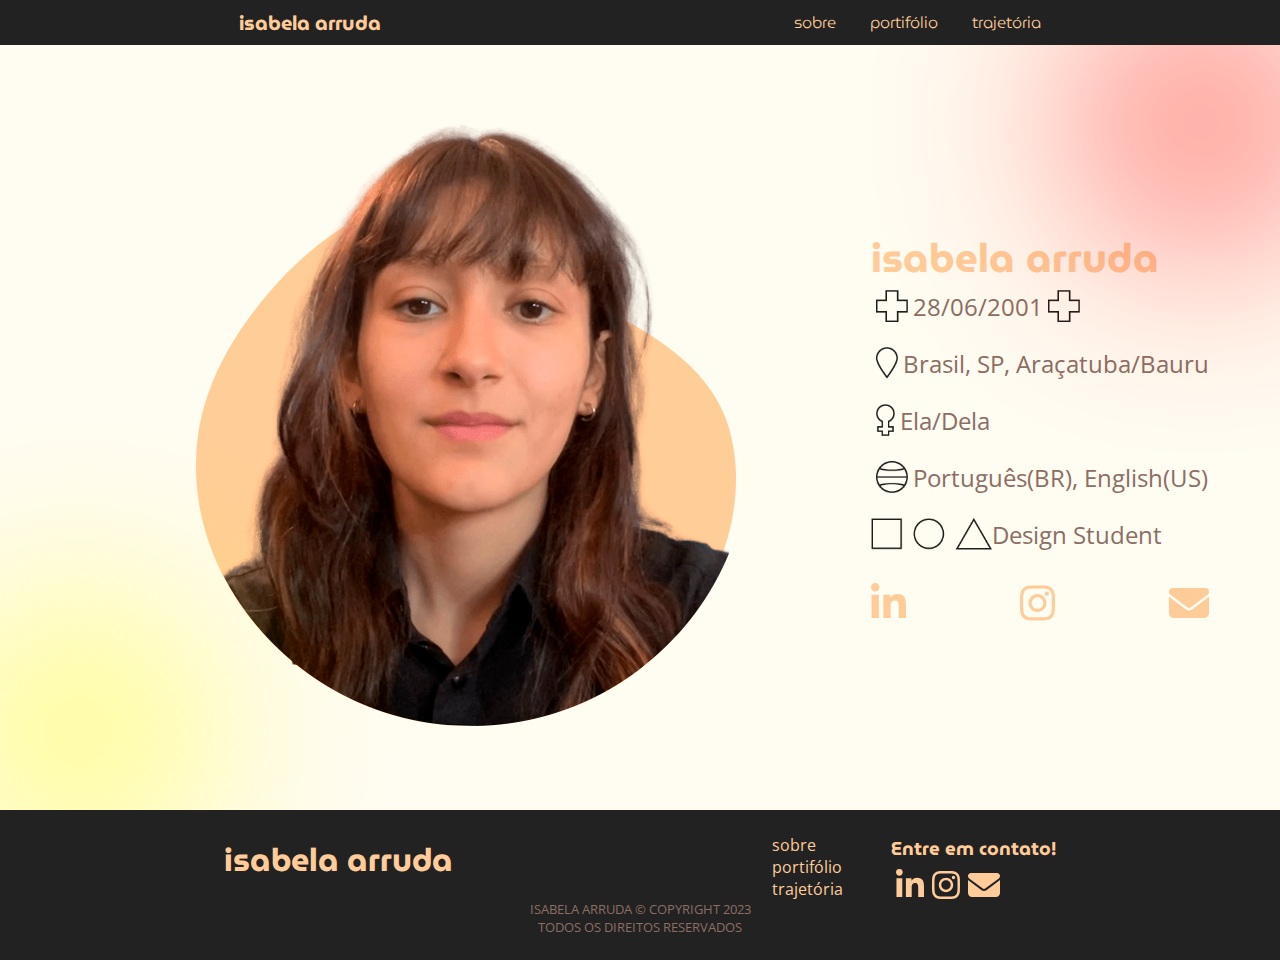
<file: index.html>
<!DOCTYPE html>
<html lang="pt-BR">
<head>
    <meta charset="UTF-8">
    <meta http-equiv="X-UA-Compatible" content="IE=edge">
    <meta name="viewport" content="width=device-width, initial-scale=1.0">
    <title>Portifólio Isabela Arruda</title>


    <!-- FontAwesome 6.40 -->
    <link href="assets/fontawesome/css/fontawesome.css" rel="stylesheet">
    <link href="assets/fontawesome/css/brands.css" rel="stylesheet">
    <link href="assets/fontawesome/css/solid.css" rel="stylesheet">

    <script defer src="assets/fontawesome/js/brands.js"></script>
    <script defer src="assets/fontawesome/js/solid.js"></script>
    <script defer src="assets/fontawesome/js/fontawesome.js"></script>

    <link rel="stylesheet" href="src/css/main.css" />
    <link rel="stylesheet" href="src/css/style.css" />
</head>
<body>
    <header>
        <nav class=" bg-dark">
            <div class="container w-75">
                <div class="bar w-100 flex items-center space-between">
                    <a href="index.html" class="logo">isabela arruda</a>
                    <div>
                        <a href="index.html" class="underline">sobre</a>
                        <a href="portifolio.html" class="underline">portifólio</a>
                        <a href="trajetoria.html" class="underline">trajetória</a>
                    </div>
                </div>
            </div>
        </nav>
        </header>
        <section>
            <div class="bola-vermelha"></div>
            <div class="bola-amarela"></div>
            <div class="area flex items-center">
                <div class="box">
                    <img style="width: 100%; height: auto;" src="src/images/isabela.png">
                </div>
                <div class="curriculum">
                    <div>
                        <h1 id="sobre" class="nome">isabela arruda</h1>
                        <div class="flex items-center" style="margin-bottom: 1.5rem;">
                            <img class="icones" src="src/images/icons/+.png"/>
                            <p>28/06/2001</p>
                            <img class="icones" src="src/images/icons/+.png"/>
                        </div>
                        <div class="flex items-center" style="margin-bottom: 1.5rem;">
                            <img class="icones" src="src/images/icons/loc pin.png"/>
                            <p>Brasil, SP, Araçatuba/Bauru</p>
                        </div>
                        <div class="flex items-center" style="margin-bottom: 1.5rem;">
                            <img class="icones" src="src/images/icons/icon fem.png"/>
                            <p>Ela/Dela</p>
                        </div>
                        <div class="flex items-center" style="margin-bottom: 1.5rem;">
                            <img class="icones" src="src/images/icons/globo.png"/>
                            <p>Português(BR), English(US)</p>
                        </div>
                        <div class="flex items-center" style="margin-bottom: 1.5rem;">
                            <img style="height: 32px; width: auto;" id="geometry-icon" src="src/images/icons/formas geométricas.png"/>
                            <p>Design Student</p>
                        </div>
                        <div class="area-icones flex space-between">
                            <a href="https://www.linkedin.com/in/isabeladearru/" target="_blank"><i class="white fa-brands fa-linkedin-in"></i></a>
                            <a href="https://www.instagram.com/cadarruda/?igshid=YmMyMTA2M2Y%3D" target="_blank"><i class="white fa-brands fa-instagram"></i></a>
                            <a href="mailto:isabela.arrudac@hotmail.com"><i class="white fa-solid fa-solid fa-envelope"></i></a>
                        </div>
                    </div>
                </div>
            </div>
        </section>
        <footer class="bg-dark" style="padding: 1.5rem 0;">
            <div class="container">
                <div class="flex footer">
                    <h1>isabela arruda</h1>
                    <div class="flex">
                        <div>
                            <ul style="list-style: none;">
                                <li><a href="index.html" class="underline">sobre</a></li>
                                <li><a href="portifolio.html" class="underline">portifólio</a></li>
                                <li><a href="trajetoria.html" class="underline">trajetória</a></li>
                            </ul>
                        </div>
                        <div style="margin-left: 3rem;">
                            <h3>Entre em contato!</h3>
                            <div class="icones">
                                <a href="https://www.linkedin.com/in/isabeladearru/" target="_blank"><i class="white fa-brands fa-linkedin-in"></i></a>
                                <a href="https://www.instagram.com/cadarruda/?igshid=YmMyMTA2M2Y%3D" target="_blank"><i class="white fa-brands fa-instagram"></i></a>
                                <a href="mailto:isabela.arrudac@hotmail.com"><i class="white fa-solid fa-solid fa-envelope"></i></a>
                            </div>
                        </div>
                    </div>
                </div>
                <div class="flex flex-column w-100 space-center items-center">
                    <small>ISABELA ARRUDA © COPYRIGHT 2023</small>
                    <small>TODOS OS DIREITOS RESERVADOS</small>
                </div>
            </div>
        </footer>
</body>
</html>
</file>
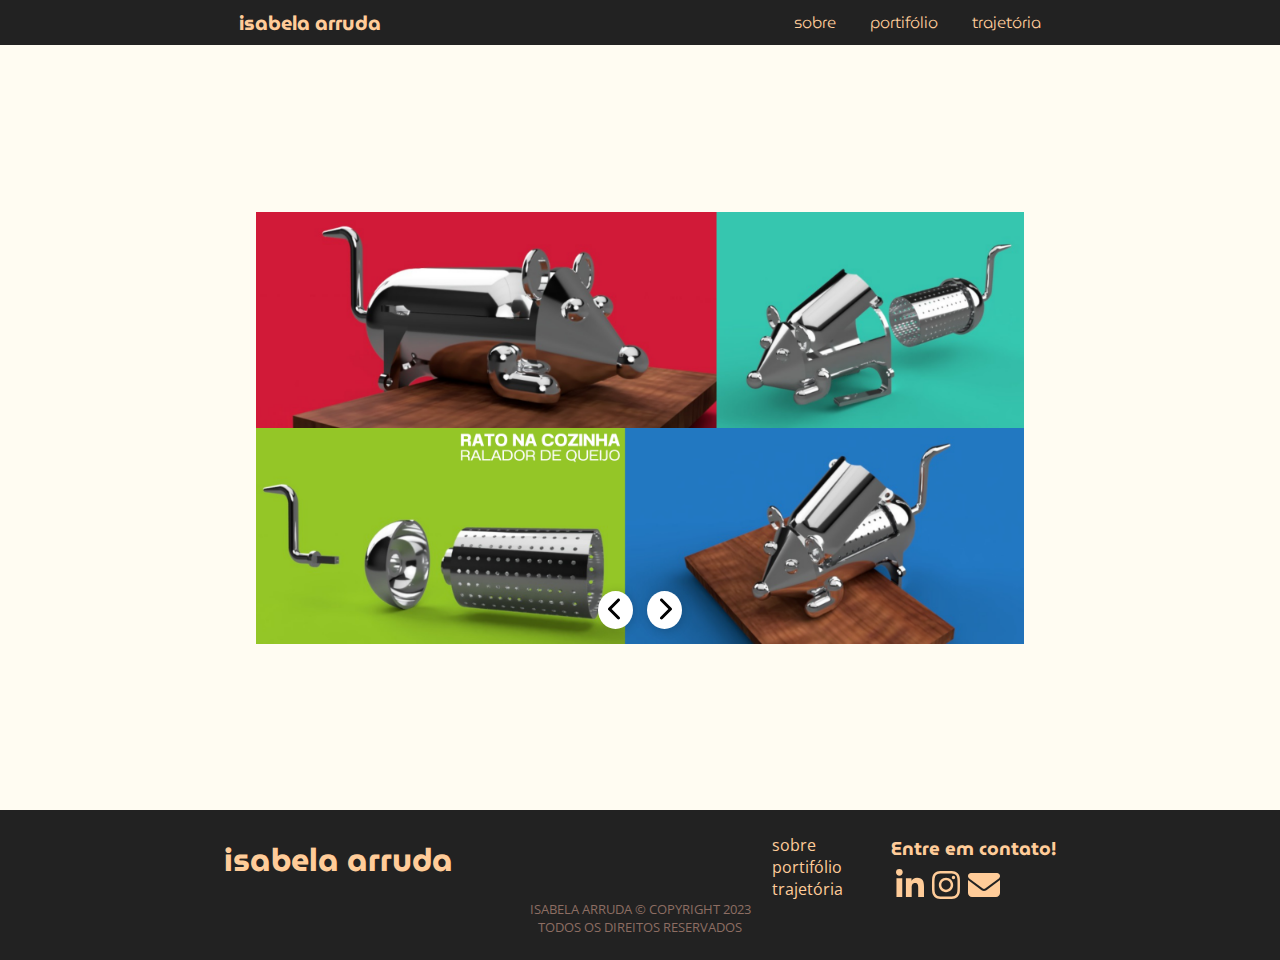
<file: portifolio.html>
<!DOCTYPE html>
<html lang="pt-BR">
<head>
    <meta charset="UTF-8">
    <meta http-equiv="X-UA-Compatible" content="IE=edge">
    <meta name="viewport" content="width=device-width, initial-scale=1.0">
    <title>Portifólio Isabela Arruda</title>


    <!-- FontAwesome 6.40 -->
    <link href="assets/fontawesome/css/fontawesome.css" rel="stylesheet">
    <link href="assets/fontawesome/css/brands.css" rel="stylesheet">
    <link href="assets/fontawesome/css/solid.css" rel="stylesheet">

    <script defer src="assets/fontawesome/js/brands.js"></script>
    <script defer src="assets/fontawesome/js/solid.js"></script>
    <script defer src="assets/fontawesome/js/fontawesome.js"></script>

    <link rel="stylesheet" href="src/css/main.css" />
    <link rel="stylesheet" href="src/css/style.css" />
</head>
<body>
    <header>
        <nav class=" bg-dark">
            <div class="container w-75">
                <div class="bar w-100 flex items-center space-between">
                    <a href="index.html" class="logo">isabela arruda</a>
                    <div>
                        <a href="index.html" class="underline">sobre</a>
                        <a href="portifolio.html" class="underline">portifólio</a>
                        <a href="trajetoria.html" class="underline">trajetória</a>
                    </div>
                </div>
            </div>
        </nav>
    </header>
    <section>
            <div class="slider-container">
                <div class="slider">
                    <img src="src/images/portfolio/1.png" alt="Rato de Cozinha Ralador de Queijo">
                    <img src="src/images/portfolio/2.png" alt="Panda Orange Squeezer">
                    <img src="src/images/portfolio/3.png" alt="Dino Reading Chair">
                    <img src="src/images/portfolio/4.png" alt="Aparador Móvel Multifuncional">
                    <img src="src/images/portfolio/5.png" alt="Prateleira">
                    <img src="src/images/portfolio/6.png" alt="Saboneteira e Sabonete Líquido">
                    <img src="src/images/portfolio/7.png" alt="Luminária Autoresponsiva">
                    <img src="src/images/portfolio/8.png" alt="Mesa Carretel-1">
                    <img src="src/images/portfolio/9.png" alt="Mesa Carretel-2">
                    <img src="src/images/portfolio/10.png" alt="Isometrica">
                    <img src="src/images/portfolio/11.png" alt="Plantas Humanizadas-1">
                    <img src="src/images/portfolio/12.png" alt="Plantas Humanizadas-2">
                    <img src="src/images/portfolio/13.png" alt="Plantas Humanizadas-3">
                    <img src="src/images/portfolio/14.png" alt="Plantas Humanizadas-4">
                    <img src="src/images/portfolio/15.png" alt="Guia de Exposição">
                    <img src="src/images/portfolio/16.png" alt="Convite de Casamento">
                    <img src="src/images/portfolio/17.png" alt="Flyer Digital">
                    <img src="src/images/portfolio/18.png" alt="Planejamento de Posts-1">
                    <img src="src/images/portfolio/19.png" alt="Planejamento de Posts-2">
                    <img src="src/images/portfolio/20.png" alt="Logo e Identidade Visual">
                </div>
                <div class="controls">
                    <button class="prev-btn"><i class="fa-solid fa-chevron-left"></i></button>
                    <button class="next-btn"><i class="fa-solid fa-chevron-right"></i></button>
                </div>
            </div>
    </section>
    <footer class="bg-dark" style="padding: 1.5rem 0;">
            <div class="container">
                <div class="flex footer">
                    <h1>isabela arruda</h1>
                    <div class="flex">
                        <div>
                            <ul style="list-style: none;">
                                <li><a href="index.html" class="underline">sobre</a></li>
                                <li><a href="portifolio.html" class="underline">portifólio</a></li>
                                <li><a href="trajetoria.html" class="underline">trajetória</a></li>
                            </ul>
                        </div>
                        <div style="margin-left: 3rem;">
                            <h3>Entre em contato!</h3>
                            <div class="icones">
                                <a href="https://www.linkedin.com/in/isabeladearru/" target="_blank"><i class="white fa-brands fa-linkedin-in"></i></a>
                                <a href="https://www.instagram.com/cadarruda/?igshid=YmMyMTA2M2Y%3D" target="_blank"><i class="white fa-brands fa-instagram"></i></a>
                                <a href="mailto:isabela.arrudac@hotmail.com"><i class="white fa-solid fa-solid fa-envelope"></i></a>
                            </div>
                        </div>
                    </div>
                </div>
                <div class="flex flex-column w-100 space-center items-center">
                    <small>ISABELA ARRUDA © COPYRIGHT 2023</small>
                    <small>TODOS OS DIREITOS RESERVADOS</small>
                </div>
            </div>
    </footer>
    <script src="src/js/slider.js"></script>
</body>
</html>
</file>
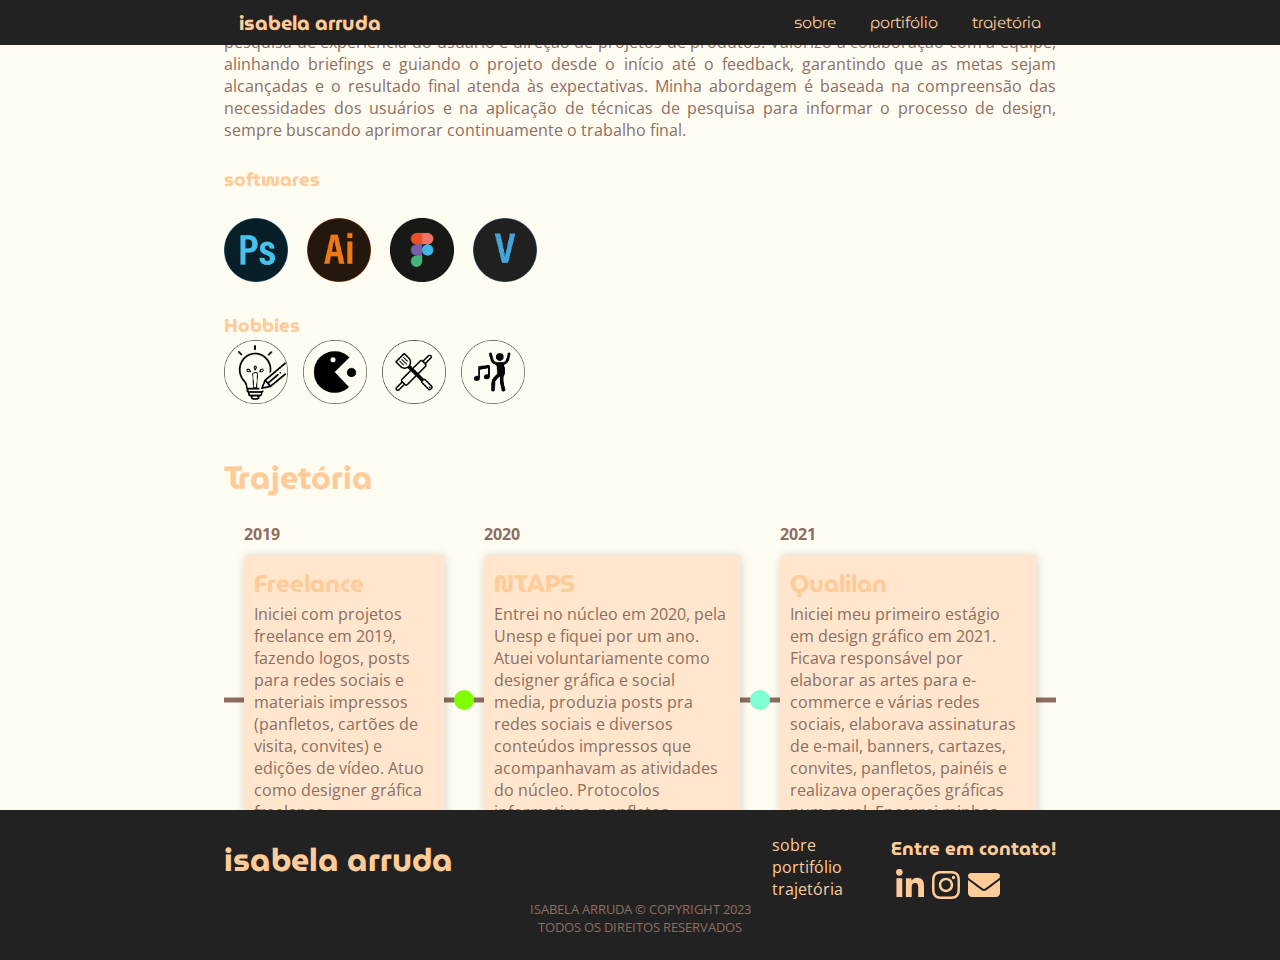
<file: trajetoria.html>
<!DOCTYPE html>
<html lang="pt-BR">
<head>
    <meta charset="UTF-8">
    <meta http-equiv="X-UA-Compatible" content="IE=edge">
    <meta name="viewport" content="width=device-width, initial-scale=1.0">
    <title>Portifólio Isabela Arruda</title>


    <!-- FontAwesome 6.40 -->
    <link href="assets/fontawesome/css/fontawesome.css" rel="stylesheet">
    <link href="assets/fontawesome/css/brands.css" rel="stylesheet">
    <link href="assets/fontawesome/css/solid.css" rel="stylesheet">

    <script defer src="assets/fontawesome/js/brands.js"></script>
    <script defer src="assets/fontawesome/js/solid.js"></script>
    <script defer src="assets/fontawesome/js/fontawesome.js"></script>

    <link rel="stylesheet" href="src/css/main.css" />
    <link rel="stylesheet" href="src/css/style.css" />
</head>
<body>
    <header>
        <nav class=" bg-dark">
            <div class="container w-75">
                <div class="bar w-100 flex items-center space-between">
                    <a href="index.html" class="logo">isabela arruda</a>
                    <div>
                        <a href="index.html" class="underline">sobre</a>
                        <a href="portifolio.html" class="underline">portifólio</a>
                        <a href="trajetoria.html" class="underline">trajetória</a>
                    </div>
                </div>
            </div>
        </nav>
        </header>
        <section>
            <div class="container">
                <div class="flex wrap">
                    <div class="area w-100 items-center align-center flex-column">
                        <h3>trabalhos</h3>
                        <p style="text-align: justify;">
                            Nos últimos anos, dediquei-me ao estudo de diversas áreas do design, mas meu interesse principal concentrou-se no design de produto e suas teorias. Em particular, desenvolvi habilidades sólidas em pesquisa de experiência do usuário e direção de projetos de produtos. Valorizo a colaboração com a equipe, alinhando briefings e guiando o projeto desde o início até o feedback, garantindo que as metas sejam alcançadas e o resultado final atenda às expectativas. Minha abordagem é baseada na compreensão das necessidades dos usuários e na aplicação de técnicas de pesquisa para informar o processo de design, sempre buscando aprimorar continuamente o trabalho final.
                        </p>
                        <div style="padding-top: 1.5rem;">
                            <h3>softwares</h3>
                            <div style="padding-top: 1.5rem;">
                                <img style="max-width: 64px; margin-right: 15px;" src="src/images/icons/photosh.png">
                                <img style="max-width: 64px; margin-right: 15px;" src="src/images/icons/illustrator.png">
                                <img style="max-width: 64px; margin-right: 15px;" src="src/images/icons/figma.png">
                                <img style="max-width: 64px;" src="src/images/icons/sonyvegas.png">
                            </div>
                        </div>
                        <div style="padding-top: 1.5rem;">
                            <h3>Hobbies</h6>
                                <div class="flex">
                                    <div style=" display: flex; margin-right: 15px;">
                                        <img style="max-width: 64px; margin-right: 15px;" src="src/images/icons/desenhar.png">
                                        <img style="max-width: 64px; margin-right: 15px;" src="src/images/icons/jogar.png">
                                        <img style="max-width: 64px; margin-right: 15px;" src="src/images/icons/cozinhar.png">
                                        <img style="max-width: 64px;" src="src/images/icons/musica.png">
                                    </div>
                                </div>
                        </div>
                        <div style="margin-top: 3rem;">
                            <div>
                                <h2 id="trajetoria" style="font-size: 2em;">Trajetória</h2>
                                <div class="timeline">
                                    <div class="timeline-item">
                                        <div class="timeline-date">2019</div>
                                        <div class="timeline-content">
                                            <h2>Freelance</h2>
                                            <p>Iniciei com projetos freelance em 2019, fazendo logos, posts para redes sociais e materiais impressos (panfletos, cartões de visita, convites) e edições de vídeo. Atuo como designer gráfica freelance sazonalmente até os dias atuais.</p>
                                        </div>
                                    </div>
                                    <div class="timeline-item">
                                        <div class="timeline-ball-1"></div>
                                        <div class="timeline-date">2020</div>
                                        <div class="timeline-content">
                                        <h2>NTAPS</h2>
                                        <p>Entrei no núcleo em 2020, pela Unesp e fiquei por um ano. Atuei voluntariamente como designer gráfica e social media, produzia posts pra redes sociais e diversos conteúdos impressos que acompanhavam as atividades do núcleo. Protocolos informativos, panfletos, infográficos, entre outros.</p>
                                    </div>
                                </div>
                                <div class="timeline-item">
                                    <div class="timeline-date">2021</div>
                                    <div class="timeline-ball-2"></div>
                                    <div class="timeline-content bola-verde">
                                        <h2>Qualilan</h2>
                                        <p>Iniciei meu primeiro estágio em design gráfico em 2021. Ficava responsável por elaborar as artes para e-commerce e várias redes sociais, elaborava assinaturas de e-mail, banners, cartazes, convites, panfletos, painéis e realizava operações gráficas num geral. Encerrei minhas atividades em 2023</p>
                                    </div>
                                </div>
                            </div>
                        </div>
                    </div>
                </div>
            </div>
            </div>
        </section>
        <footer class="bg-dark" style="padding: 1.5rem 0;">
            <div class="container">
                <div class="flex footer">
                    <h1>isabela arruda</h1>
                    <div class="flex">
                        <div>
                            <ul style="list-style: none;">
                                <li><a href="index.html" class="underline">sobre</a></li>
                                <li><a href="portifolio.html" class="underline">portifólio</a></li>
                                <li><a href="trajetoria.html" class="underline">trajetória</a></li>
                            </ul>
                        </div>
                        <div style="margin-left: 3rem;">
                            <h3>Entre em contato!</h3>
                            <div class="icones">
                                <a href="https://www.linkedin.com/in/isabeladearru/" target="_blank"><i class="white fa-brands fa-linkedin-in"></i></a>
                                <a href="https://www.instagram.com/cadarruda/?igshid=YmMyMTA2M2Y%3D" target="_blank"><i class="white fa-brands fa-instagram"></i></a>
                                <a href="mailto:isabela.arrudac@hotmail.com"><i class="white fa-solid fa-solid fa-envelope"></i></a>
                            </div>
                        </div>
                    </div>
                </div>
                <div class="flex flex-column w-100 space-center items-center">
                    <small>ISABELA ARRUDA © COPYRIGHT 2023</small>
                    <small>TODOS OS DIREITOS RESERVADOS</small>
                </div>
            </div>
        </footer>
</body>
</html>
</file>
<file: src/css/main.css>
@import url('https://fonts.googleapis.com/css2?family=MuseoModerno:wght@300;400;700&family=Open+Sans:ital,wght@0,300;0,400;0,700;1,500&display=swap');
* {
    padding: 0;
    margin: 0;
    box-sizing: border-box;
}

html {
    scroll-behavior: smooth;
  }

body {
    background-color: #FFFCF2;
    height: 100vh;
}

a {
    cursor: pointer;
    text-decoration: none;
}

a:hover {
    color: #FF850A !important;
}

h1, h2, h3, h4, h5, h6 {
    font-family: 'MuseoModerno', cursive;
    color: #FFCC99;
}

p, span, div {
    font-family: 'Open Sans', sans-serif;
    color: #8D6E63;
}

.container {
    margin: 0 auto;
    max-width: 65%;
}

.w-25 {
    width: 25%;
}

.w-50 {
    width: 50%;
}

.w-75 {
    width: 75%;
}

.w-100 {
    width: 100%;
}

.flex {
    display: flex;
}

.wrap {
    flex-wrap: wrap;
}

.space-around {
    justify-content: space-around;
}

.space-between {
    justify-content: space-between;
}

.space-center {
    justify-content: center;
}

.items-center {
    align-items: center;
}

.flex-column {
    flex-direction: column;
}

.bg-dark {
    background-color: #222;
}

header {
    height: 5%;
}

section {
    height: 85%;
    display: flex;
    justify-content: center;
    align-items: center;
    overflow-y: auto;
    position: relative;
}

footer {
    height: auto;
}
</file>
<file: src/css/style.css>
nav {
    display: flex;
    width: 100%;
    height: 100%;
    justify-content: space-between;
    align-items: center;
    padding: 15px 0;
}

nav a {
    font-family: 'MuseoModerno', cursive;
    font-weight: 300;
    color: #FFCC99;
    padding: 5px 15px;
    transition: 0.25 ease-in;
    border-radius: 15px;
}

nav a:hover {
    color: #FF850A;
    border-bottom: 2px;
}



a:active, a:visited, a:link {
    color: #FFCC99;
}

nav .logo {
    color: #FFCC99;
    font-weight: bold;
    font-size: 1.25em;
}

.curriculum {
    display: flex;
    justify-content: center;
    align-items: center;
}

.curriculum h1 {
    color: #FFCC99;
    font-size: 2.5em;
}

.curriculum p {
    color: #8D6E63;
    font-size: 1.5em;
}

.underline {
    color: #FFCC99;
    text-decoration: none;
    position: relative;
}

.underline::after {
    content: "";
    position: absolute;
    left: 0;
    bottom: -2px;
    width: 0;
    height: 2px;
    background-color: #FFCC99;
    transition: width 0.3s ease;
    transform-origin: left;
}

.underline:hover::after {
    width: 100%;
}

.slider-container {
    position: relative;
    width: 60%;
    height: auto;
    overflow: hidden;
}

.slider {
    display: flex;
    width: 100%;
    height: 100%;
    transition: transform 0.3s ease;
}

.slider img {
    width: 100%;
    height: auto;
}

.controls {
    position: absolute;
    bottom: 15px;
    left: 0;
    right: 0;
    text-align: center;
}

.controls button {
    font-size: 24px;
    background-color: #fff;
    box-shadow: 1px 1px 10px 1px rgba(0,0,0,0.15);
    border: none;
    cursor: pointer;
    padding: 5px 10px;
    margin: 0 5px;
    border-radius: 50%;
}

.timeline {
    position: relative;
    display: flex;
    justify-content: space-between;
}

.timeline::before {
    content: "";
    position: absolute;
    top: 50%;
    left: 0;
    right: 0;
    height: 5px;
    background-color: #8D6E63;
    transform: translateY(-50%);
}

.timeline-item {
    position: relative;
    padding: 20px;
}

.timeline-date {
    font-weight: bold;
    margin-bottom: 10px;
}

.timeline-content {
    background-color: #FFE6CC;
    padding: 10px;
    border-radius: 5px;
    box-shadow: 1px 1px 10px 1px rgba(0,0,0,0.15);
}

.timeline-ball-1 {
    width: 20px;
    height: 20px;
    background-color: chartreuse;
    border-radius: 50%;
    position: absolute;
    top: 50%;
    left: 0;
    transform: translate(-50%, -50%);
}

.timeline-ball-2 {
    width: 20px;
    height: 20px;
    background-color: aquamarine;
    border-radius: 50%;
    position: absolute;
    top: 50%;
    left: 0;
    transform: translate(-50%, -50%);
}

.icones {
    width: auto;
    height: 32px;
    margin: 0 5px;
}

.footer {
    justify-content: space-between;
}

.footer .icones {
    font-size: 2rem;
}

.area-icones {
    font-size: 2.5rem;
    max-width: 100%;
}

.bola-vermelha
{
    width: 256px;
    height: 256px;
    border-radius: 50%;
    background-color: red;
    filter: blur(100px);
    position: absolute;
    right: -50px;
    top: -50px;
    opacity: 0.5;
}

.bola-amarela
{
    width: 256px;
    height: 256px;
    border-radius: 50%;
    background-color: yellow;
    filter: blur(100px);
    position: absolute;
    left: -50px;
    bottom: -50px;
    opacity: 0.5;
}

@media only screen and (max-width: 500px) {
    header {
        height: 15%;
    }
    
    section > .container {
        padding: 1.5rem;
        height: 65%;
    }
    
    .container {
        max-width: 100%;
    }

    .bolas {
        background-image: none;
    }

    .slider-container {
        width: 100%;
        height: auto !important;
    }

    .footer {
        justify-content: space-around;
        padding: 0 1rem;
        margin-bottom: 0 1.5rem;
        text-align: center;
    }

    .footer h1 {
        font-size: 1.5rem;
    }

    .footer .icones {
        font-size: 1rem;
    }

    main .area .box {
        width: 100%;
    }

    .area {
        height: 100%;
        flex-direction: column;
    }

    .box::before {
        border-radius: 30% 50% 70% 60% / 50% 70% 40% 70%
    }

    .box::after { 
        content: none;
    }
    
    .curriculum {
        padding-bottom: 2rem;
    }
}

@media only screen and (max-width: 1201px) {
    main .area {
        flex-direction: column;
        align-items: center;
    }

    #sobre {
        text-align: center;
        font-size: 2.5rem !important;
    }

    .slider-container {
        width: 100vw;
        height: auto;
    }

    section {
        padding: 0 1.5rem;
    }

    .container {
        max-width: 100%;
    }
}

@media only screen and (max-width: 701px) {
    .timeline {
        flex-direction: column;
    }

    .bola-vermelha, .bola-amarela {
        display: none;
    }

    .timeline-ball-1 {
        top: 10px;
        left: 50%;
        transform: translate(-50%, -50%);
        filter: blur(3px);
    }
    
    .timeline-ball-2 {
        top: 10px;
        left: 50%;
        transform: translate(-50%, -50%);
    }

    .timeline::before {
        content: "";
        position: absolute;
        top: 50%;
        left: 0;
        right: 0;
        height: 5px;
        background-color: #8D6E63;
        transform: translateY(-50%) rotate(90deg);
    }

    .area {
        flex-direction: column;
    }

    .bar {
        flex-direction: column;
    }
}

@media only screen and (min-width: 1201px) {
    section {
        overflow: hidden;
    }
}
</file>
<file: assets/fontawesome/css/brands.css>
/*!
 * Font Awesome Free 6.4.0 by @fontawesome - https://fontawesome.com
 * License - https://fontawesome.com/license/free (Icons: CC BY 4.0, Fonts: SIL OFL 1.1, Code: MIT License)
 * Copyright 2023 Fonticons, Inc.
 */
:root, :host {
  --fa-style-family-brands: 'Font Awesome 6 Brands';
  --fa-font-brands: normal 400 1em/1 'Font Awesome 6 Brands'; }

@font-face {
  font-family: 'Font Awesome 6 Brands';
  font-style: normal;
  font-weight: 400;
  font-display: block;
  src: url("../webfonts/fa-brands-400.woff2") format("woff2"), url("../webfonts/fa-brands-400.ttf") format("truetype"); }

.fab,
.fa-brands {
  font-weight: 400; }

.fa-monero:before {
  content: "\f3d0"; }

.fa-hooli:before {
  content: "\f427"; }

.fa-yelp:before {
  content: "\f1e9"; }

.fa-cc-visa:before {
  content: "\f1f0"; }

.fa-lastfm:before {
  content: "\f202"; }

.fa-shopware:before {
  content: "\f5b5"; }

.fa-creative-commons-nc:before {
  content: "\f4e8"; }

.fa-aws:before {
  content: "\f375"; }

.fa-redhat:before {
  content: "\f7bc"; }

.fa-yoast:before {
  content: "\f2b1"; }

.fa-cloudflare:before {
  content: "\e07d"; }

.fa-ups:before {
  content: "\f7e0"; }

.fa-wpexplorer:before {
  content: "\f2de"; }

.fa-dyalog:before {
  content: "\f399"; }

.fa-bity:before {
  content: "\f37a"; }

.fa-stackpath:before {
  content: "\f842"; }

.fa-buysellads:before {
  content: "\f20d"; }

.fa-first-order:before {
  content: "\f2b0"; }

.fa-modx:before {
  content: "\f285"; }

.fa-guilded:before {
  content: "\e07e"; }

.fa-vnv:before {
  content: "\f40b"; }

.fa-square-js:before {
  content: "\f3b9"; }

.fa-js-square:before {
  content: "\f3b9"; }

.fa-microsoft:before {
  content: "\f3ca"; }

.fa-qq:before {
  content: "\f1d6"; }

.fa-orcid:before {
  content: "\f8d2"; }

.fa-java:before {
  content: "\f4e4"; }

.fa-invision:before {
  content: "\f7b0"; }

.fa-creative-commons-pd-alt:before {
  content: "\f4ed"; }

.fa-centercode:before {
  content: "\f380"; }

.fa-glide-g:before {
  content: "\f2a6"; }

.fa-drupal:before {
  content: "\f1a9"; }

.fa-hire-a-helper:before {
  content: "\f3b0"; }

.fa-creative-commons-by:before {
  content: "\f4e7"; }

.fa-unity:before {
  content: "\e049"; }

.fa-whmcs:before {
  content: "\f40d"; }

.fa-rocketchat:before {
  content: "\f3e8"; }

.fa-vk:before {
  content: "\f189"; }

.fa-untappd:before {
  content: "\f405"; }

.fa-mailchimp:before {
  content: "\f59e"; }

.fa-css3-alt:before {
  content: "\f38b"; }

.fa-square-reddit:before {
  content: "\f1a2"; }

.fa-reddit-square:before {
  content: "\f1a2"; }

.fa-vimeo-v:before {
  content: "\f27d"; }

.fa-contao:before {
  content: "\f26d"; }

.fa-square-font-awesome:before {
  content: "\e5ad"; }

.fa-deskpro:before {
  content: "\f38f"; }

.fa-sistrix:before {
  content: "\f3ee"; }

.fa-square-instagram:before {
  content: "\e055"; }

.fa-instagram-square:before {
  content: "\e055"; }

.fa-battle-net:before {
  content: "\f835"; }

.fa-the-red-yeti:before {
  content: "\f69d"; }

.fa-square-hacker-news:before {
  content: "\f3af"; }

.fa-hacker-news-square:before {
  content: "\f3af"; }

.fa-edge:before {
  content: "\f282"; }

.fa-napster:before {
  content: "\f3d2"; }

.fa-square-snapchat:before {
  content: "\f2ad"; }

.fa-snapchat-square:before {
  content: "\f2ad"; }

.fa-google-plus-g:before {
  content: "\f0d5"; }

.fa-artstation:before {
  content: "\f77a"; }

.fa-markdown:before {
  content: "\f60f"; }

.fa-sourcetree:before {
  content: "\f7d3"; }

.fa-google-plus:before {
  content: "\f2b3"; }

.fa-diaspora:before {
  content: "\f791"; }

.fa-foursquare:before {
  content: "\f180"; }

.fa-stack-overflow:before {
  content: "\f16c"; }

.fa-github-alt:before {
  content: "\f113"; }

.fa-phoenix-squadron:before {
  content: "\f511"; }

.fa-pagelines:before {
  content: "\f18c"; }

.fa-algolia:before {
  content: "\f36c"; }

.fa-red-river:before {
  content: "\f3e3"; }

.fa-creative-commons-sa:before {
  content: "\f4ef"; }

.fa-safari:before {
  content: "\f267"; }

.fa-google:before {
  content: "\f1a0"; }

.fa-square-font-awesome-stroke:before {
  content: "\f35c"; }

.fa-font-awesome-alt:before {
  content: "\f35c"; }

.fa-atlassian:before {
  content: "\f77b"; }

.fa-linkedin-in:before {
  content: "\f0e1"; }

.fa-digital-ocean:before {
  content: "\f391"; }

.fa-nimblr:before {
  content: "\f5a8"; }

.fa-chromecast:before {
  content: "\f838"; }

.fa-evernote:before {
  content: "\f839"; }

.fa-hacker-news:before {
  content: "\f1d4"; }

.fa-creative-commons-sampling:before {
  content: "\f4f0"; }

.fa-adversal:before {
  content: "\f36a"; }

.fa-creative-commons:before {
  content: "\f25e"; }

.fa-watchman-monitoring:before {
  content: "\e087"; }

.fa-fonticons:before {
  content: "\f280"; }

.fa-weixin:before {
  content: "\f1d7"; }

.fa-shirtsinbulk:before {
  content: "\f214"; }

.fa-codepen:before {
  content: "\f1cb"; }

.fa-git-alt:before {
  content: "\f841"; }

.fa-lyft:before {
  content: "\f3c3"; }

.fa-rev:before {
  content: "\f5b2"; }

.fa-windows:before {
  content: "\f17a"; }

.fa-wizards-of-the-coast:before {
  content: "\f730"; }

.fa-square-viadeo:before {
  content: "\f2aa"; }

.fa-viadeo-square:before {
  content: "\f2aa"; }

.fa-meetup:before {
  content: "\f2e0"; }

.fa-centos:before {
  content: "\f789"; }

.fa-adn:before {
  content: "\f170"; }

.fa-cloudsmith:before {
  content: "\f384"; }

.fa-pied-piper-alt:before {
  content: "\f1a8"; }

.fa-square-dribbble:before {
  content: "\f397"; }

.fa-dribbble-square:before {
  content: "\f397"; }

.fa-codiepie:before {
  content: "\f284"; }

.fa-node:before {
  content: "\f419"; }

.fa-mix:before {
  content: "\f3cb"; }

.fa-steam:before {
  content: "\f1b6"; }

.fa-cc-apple-pay:before {
  content: "\f416"; }

.fa-scribd:before {
  content: "\f28a"; }

.fa-openid:before {
  content: "\f19b"; }

.fa-instalod:before {
  content: "\e081"; }

.fa-expeditedssl:before {
  content: "\f23e"; }

.fa-sellcast:before {
  content: "\f2da"; }

.fa-square-twitter:before {
  content: "\f081"; }

.fa-twitter-square:before {
  content: "\f081"; }

.fa-r-project:before {
  content: "\f4f7"; }

.fa-delicious:before {
  content: "\f1a5"; }

.fa-freebsd:before {
  content: "\f3a4"; }

.fa-vuejs:before {
  content: "\f41f"; }

.fa-accusoft:before {
  content: "\f369"; }

.fa-ioxhost:before {
  content: "\f208"; }

.fa-fonticons-fi:before {
  content: "\f3a2"; }

.fa-app-store:before {
  content: "\f36f"; }

.fa-cc-mastercard:before {
  content: "\f1f1"; }

.fa-itunes-note:before {
  content: "\f3b5"; }

.fa-golang:before {
  content: "\e40f"; }

.fa-kickstarter:before {
  content: "\f3bb"; }

.fa-grav:before {
  content: "\f2d6"; }

.fa-weibo:before {
  content: "\f18a"; }

.fa-uncharted:before {
  content: "\e084"; }

.fa-firstdraft:before {
  content: "\f3a1"; }

.fa-square-youtube:before {
  content: "\f431"; }

.fa-youtube-square:before {
  content: "\f431"; }

.fa-wikipedia-w:before {
  content: "\f266"; }

.fa-wpressr:before {
  content: "\f3e4"; }

.fa-rendact:before {
  content: "\f3e4"; }

.fa-angellist:before {
  content: "\f209"; }

.fa-galactic-republic:before {
  content: "\f50c"; }

.fa-nfc-directional:before {
  content: "\e530"; }

.fa-skype:before {
  content: "\f17e"; }

.fa-joget:before {
  content: "\f3b7"; }

.fa-fedora:before {
  content: "\f798"; }

.fa-stripe-s:before {
  content: "\f42a"; }

.fa-meta:before {
  content: "\e49b"; }

.fa-laravel:before {
  content: "\f3bd"; }

.fa-hotjar:before {
  content: "\f3b1"; }

.fa-bluetooth-b:before {
  content: "\f294"; }

.fa-sticker-mule:before {
  content: "\f3f7"; }

.fa-creative-commons-zero:before {
  content: "\f4f3"; }

.fa-hips:before {
  content: "\f452"; }

.fa-behance:before {
  content: "\f1b4"; }

.fa-reddit:before {
  content: "\f1a1"; }

.fa-discord:before {
  content: "\f392"; }

.fa-chrome:before {
  content: "\f268"; }

.fa-app-store-ios:before {
  content: "\f370"; }

.fa-cc-discover:before {
  content: "\f1f2"; }

.fa-wpbeginner:before {
  content: "\f297"; }

.fa-confluence:before {
  content: "\f78d"; }

.fa-mdb:before {
  content: "\f8ca"; }

.fa-dochub:before {
  content: "\f394"; }

.fa-accessible-icon:before {
  content: "\f368"; }

.fa-ebay:before {
  content: "\f4f4"; }

.fa-amazon:before {
  content: "\f270"; }

.fa-unsplash:before {
  content: "\e07c"; }

.fa-yarn:before {
  content: "\f7e3"; }

.fa-square-steam:before {
  content: "\f1b7"; }

.fa-steam-square:before {
  content: "\f1b7"; }

.fa-500px:before {
  content: "\f26e"; }

.fa-square-vimeo:before {
  content: "\f194"; }

.fa-vimeo-square:before {
  content: "\f194"; }

.fa-asymmetrik:before {
  content: "\f372"; }

.fa-font-awesome:before {
  content: "\f2b4"; }

.fa-font-awesome-flag:before {
  content: "\f2b4"; }

.fa-font-awesome-logo-full:before {
  content: "\f2b4"; }

.fa-gratipay:before {
  content: "\f184"; }

.fa-apple:before {
  content: "\f179"; }

.fa-hive:before {
  content: "\e07f"; }

.fa-gitkraken:before {
  content: "\f3a6"; }

.fa-keybase:before {
  content: "\f4f5"; }

.fa-apple-pay:before {
  content: "\f415"; }

.fa-padlet:before {
  content: "\e4a0"; }

.fa-amazon-pay:before {
  content: "\f42c"; }

.fa-square-github:before {
  content: "\f092"; }

.fa-github-square:before {
  content: "\f092"; }

.fa-stumbleupon:before {
  content: "\f1a4"; }

.fa-fedex:before {
  content: "\f797"; }

.fa-phoenix-framework:before {
  content: "\f3dc"; }

.fa-shopify:before {
  content: "\e057"; }

.fa-neos:before {
  content: "\f612"; }

.fa-hackerrank:before {
  content: "\f5f7"; }

.fa-researchgate:before {
  content: "\f4f8"; }

.fa-swift:before {
  content: "\f8e1"; }

.fa-angular:before {
  content: "\f420"; }

.fa-speakap:before {
  content: "\f3f3"; }

.fa-angrycreative:before {
  content: "\f36e"; }

.fa-y-combinator:before {
  content: "\f23b"; }

.fa-empire:before {
  content: "\f1d1"; }

.fa-envira:before {
  content: "\f299"; }

.fa-square-gitlab:before {
  content: "\e5ae"; }

.fa-gitlab-square:before {
  content: "\e5ae"; }

.fa-studiovinari:before {
  content: "\f3f8"; }

.fa-pied-piper:before {
  content: "\f2ae"; }

.fa-wordpress:before {
  content: "\f19a"; }

.fa-product-hunt:before {
  content: "\f288"; }

.fa-firefox:before {
  content: "\f269"; }

.fa-linode:before {
  content: "\f2b8"; }

.fa-goodreads:before {
  content: "\f3a8"; }

.fa-square-odnoklassniki:before {
  content: "\f264"; }

.fa-odnoklassniki-square:before {
  content: "\f264"; }

.fa-jsfiddle:before {
  content: "\f1cc"; }

.fa-sith:before {
  content: "\f512"; }

.fa-themeisle:before {
  content: "\f2b2"; }

.fa-page4:before {
  content: "\f3d7"; }

.fa-hashnode:before {
  content: "\e499"; }

.fa-react:before {
  content: "\f41b"; }

.fa-cc-paypal:before {
  content: "\f1f4"; }

.fa-squarespace:before {
  content: "\f5be"; }

.fa-cc-stripe:before {
  content: "\f1f5"; }

.fa-creative-commons-share:before {
  content: "\f4f2"; }

.fa-bitcoin:before {
  content: "\f379"; }

.fa-keycdn:before {
  content: "\f3ba"; }

.fa-opera:before {
  content: "\f26a"; }

.fa-itch-io:before {
  content: "\f83a"; }

.fa-umbraco:before {
  content: "\f8e8"; }

.fa-galactic-senate:before {
  content: "\f50d"; }

.fa-ubuntu:before {
  content: "\f7df"; }

.fa-draft2digital:before {
  content: "\f396"; }

.fa-stripe:before {
  content: "\f429"; }

.fa-houzz:before {
  content: "\f27c"; }

.fa-gg:before {
  content: "\f260"; }

.fa-dhl:before {
  content: "\f790"; }

.fa-square-pinterest:before {
  content: "\f0d3"; }

.fa-pinterest-square:before {
  content: "\f0d3"; }

.fa-xing:before {
  content: "\f168"; }

.fa-blackberry:before {
  content: "\f37b"; }

.fa-creative-commons-pd:before {
  content: "\f4ec"; }

.fa-playstation:before {
  content: "\f3df"; }

.fa-quinscape:before {
  content: "\f459"; }

.fa-less:before {
  content: "\f41d"; }

.fa-blogger-b:before {
  content: "\f37d"; }

.fa-opencart:before {
  content: "\f23d"; }

.fa-vine:before {
  content: "\f1ca"; }

.fa-paypal:before {
  content: "\f1ed"; }

.fa-gitlab:before {
  content: "\f296"; }

.fa-typo3:before {
  content: "\f42b"; }

.fa-reddit-alien:before {
  content: "\f281"; }

.fa-yahoo:before {
  content: "\f19e"; }

.fa-dailymotion:before {
  content: "\e052"; }

.fa-affiliatetheme:before {
  content: "\f36b"; }

.fa-pied-piper-pp:before {
  content: "\f1a7"; }

.fa-bootstrap:before {
  content: "\f836"; }

.fa-odnoklassniki:before {
  content: "\f263"; }

.fa-nfc-symbol:before {
  content: "\e531"; }

.fa-ethereum:before {
  content: "\f42e"; }

.fa-speaker-deck:before {
  content: "\f83c"; }

.fa-creative-commons-nc-eu:before {
  content: "\f4e9"; }

.fa-patreon:before {
  content: "\f3d9"; }

.fa-avianex:before {
  content: "\f374"; }

.fa-ello:before {
  content: "\f5f1"; }

.fa-gofore:before {
  content: "\f3a7"; }

.fa-bimobject:before {
  content: "\f378"; }

.fa-facebook-f:before {
  content: "\f39e"; }

.fa-square-google-plus:before {
  content: "\f0d4"; }

.fa-google-plus-square:before {
  content: "\f0d4"; }

.fa-mandalorian:before {
  content: "\f50f"; }

.fa-first-order-alt:before {
  content: "\f50a"; }

.fa-osi:before {
  content: "\f41a"; }

.fa-google-wallet:before {
  content: "\f1ee"; }

.fa-d-and-d-beyond:before {
  content: "\f6ca"; }

.fa-periscope:before {
  content: "\f3da"; }

.fa-fulcrum:before {
  content: "\f50b"; }

.fa-cloudscale:before {
  content: "\f383"; }

.fa-forumbee:before {
  content: "\f211"; }

.fa-mizuni:before {
  content: "\f3cc"; }

.fa-schlix:before {
  content: "\f3ea"; }

.fa-square-xing:before {
  content: "\f169"; }

.fa-xing-square:before {
  content: "\f169"; }

.fa-bandcamp:before {
  content: "\f2d5"; }

.fa-wpforms:before {
  content: "\f298"; }

.fa-cloudversify:before {
  content: "\f385"; }

.fa-usps:before {
  content: "\f7e1"; }

.fa-megaport:before {
  content: "\f5a3"; }

.fa-magento:before {
  content: "\f3c4"; }

.fa-spotify:before {
  content: "\f1bc"; }

.fa-optin-monster:before {
  content: "\f23c"; }

.fa-fly:before {
  content: "\f417"; }

.fa-aviato:before {
  content: "\f421"; }

.fa-itunes:before {
  content: "\f3b4"; }

.fa-cuttlefish:before {
  content: "\f38c"; }

.fa-blogger:before {
  content: "\f37c"; }

.fa-flickr:before {
  content: "\f16e"; }

.fa-viber:before {
  content: "\f409"; }

.fa-soundcloud:before {
  content: "\f1be"; }

.fa-digg:before {
  content: "\f1a6"; }

.fa-tencent-weibo:before {
  content: "\f1d5"; }

.fa-symfony:before {
  content: "\f83d"; }

.fa-maxcdn:before {
  content: "\f136"; }

.fa-etsy:before {
  content: "\f2d7"; }

.fa-facebook-messenger:before {
  content: "\f39f"; }

.fa-audible:before {
  content: "\f373"; }

.fa-think-peaks:before {
  content: "\f731"; }

.fa-bilibili:before {
  content: "\e3d9"; }

.fa-erlang:before {
  content: "\f39d"; }

.fa-cotton-bureau:before {
  content: "\f89e"; }

.fa-dashcube:before {
  content: "\f210"; }

.fa-42-group:before {
  content: "\e080"; }

.fa-innosoft:before {
  content: "\e080"; }

.fa-stack-exchange:before {
  content: "\f18d"; }

.fa-elementor:before {
  content: "\f430"; }

.fa-square-pied-piper:before {
  content: "\e01e"; }

.fa-pied-piper-square:before {
  content: "\e01e"; }

.fa-creative-commons-nd:before {
  content: "\f4eb"; }

.fa-palfed:before {
  content: "\f3d8"; }

.fa-superpowers:before {
  content: "\f2dd"; }

.fa-resolving:before {
  content: "\f3e7"; }

.fa-xbox:before {
  content: "\f412"; }

.fa-searchengin:before {
  content: "\f3eb"; }

.fa-tiktok:before {
  content: "\e07b"; }

.fa-square-facebook:before {
  content: "\f082"; }

.fa-facebook-square:before {
  content: "\f082"; }

.fa-renren:before {
  content: "\f18b"; }

.fa-linux:before {
  content: "\f17c"; }

.fa-glide:before {
  content: "\f2a5"; }

.fa-linkedin:before {
  content: "\f08c"; }

.fa-hubspot:before {
  content: "\f3b2"; }

.fa-deploydog:before {
  content: "\f38e"; }

.fa-twitch:before {
  content: "\f1e8"; }

.fa-ravelry:before {
  content: "\f2d9"; }

.fa-mixer:before {
  content: "\e056"; }

.fa-square-lastfm:before {
  content: "\f203"; }

.fa-lastfm-square:before {
  content: "\f203"; }

.fa-vimeo:before {
  content: "\f40a"; }

.fa-mendeley:before {
  content: "\f7b3"; }

.fa-uniregistry:before {
  content: "\f404"; }

.fa-figma:before {
  content: "\f799"; }

.fa-creative-commons-remix:before {
  content: "\f4ee"; }

.fa-cc-amazon-pay:before {
  content: "\f42d"; }

.fa-dropbox:before {
  content: "\f16b"; }

.fa-instagram:before {
  content: "\f16d"; }

.fa-cmplid:before {
  content: "\e360"; }

.fa-facebook:before {
  content: "\f09a"; }

.fa-gripfire:before {
  content: "\f3ac"; }

.fa-jedi-order:before {
  content: "\f50e"; }

.fa-uikit:before {
  content: "\f403"; }

.fa-fort-awesome-alt:before {
  content: "\f3a3"; }

.fa-phabricator:before {
  content: "\f3db"; }

.fa-ussunnah:before {
  content: "\f407"; }

.fa-earlybirds:before {
  content: "\f39a"; }

.fa-trade-federation:before {
  content: "\f513"; }

.fa-autoprefixer:before {
  content: "\f41c"; }

.fa-whatsapp:before {
  content: "\f232"; }

.fa-slideshare:before {
  content: "\f1e7"; }

.fa-google-play:before {
  content: "\f3ab"; }

.fa-viadeo:before {
  content: "\f2a9"; }

.fa-line:before {
  content: "\f3c0"; }

.fa-google-drive:before {
  content: "\f3aa"; }

.fa-servicestack:before {
  content: "\f3ec"; }

.fa-simplybuilt:before {
  content: "\f215"; }

.fa-bitbucket:before {
  content: "\f171"; }

.fa-imdb:before {
  content: "\f2d8"; }

.fa-deezer:before {
  content: "\e077"; }

.fa-raspberry-pi:before {
  content: "\f7bb"; }

.fa-jira:before {
  content: "\f7b1"; }

.fa-docker:before {
  content: "\f395"; }

.fa-screenpal:before {
  content: "\e570"; }

.fa-bluetooth:before {
  content: "\f293"; }

.fa-gitter:before {
  content: "\f426"; }

.fa-d-and-d:before {
  content: "\f38d"; }

.fa-microblog:before {
  content: "\e01a"; }

.fa-cc-diners-club:before {
  content: "\f24c"; }

.fa-gg-circle:before {
  content: "\f261"; }

.fa-pied-piper-hat:before {
  content: "\f4e5"; }

.fa-kickstarter-k:before {
  content: "\f3bc"; }

.fa-yandex:before {
  content: "\f413"; }

.fa-readme:before {
  content: "\f4d5"; }

.fa-html5:before {
  content: "\f13b"; }

.fa-sellsy:before {
  content: "\f213"; }

.fa-sass:before {
  content: "\f41e"; }

.fa-wirsindhandwerk:before {
  content: "\e2d0"; }

.fa-wsh:before {
  content: "\e2d0"; }

.fa-buromobelexperte:before {
  content: "\f37f"; }

.fa-salesforce:before {
  content: "\f83b"; }

.fa-octopus-deploy:before {
  content: "\e082"; }

.fa-medapps:before {
  content: "\f3c6"; }

.fa-ns8:before {
  content: "\f3d5"; }

.fa-pinterest-p:before {
  content: "\f231"; }

.fa-apper:before {
  content: "\f371"; }

.fa-fort-awesome:before {
  content: "\f286"; }

.fa-waze:before {
  content: "\f83f"; }

.fa-cc-jcb:before {
  content: "\f24b"; }

.fa-snapchat:before {
  content: "\f2ab"; }

.fa-snapchat-ghost:before {
  content: "\f2ab"; }

.fa-fantasy-flight-games:before {
  content: "\f6dc"; }

.fa-rust:before {
  content: "\e07a"; }

.fa-wix:before {
  content: "\f5cf"; }

.fa-square-behance:before {
  content: "\f1b5"; }

.fa-behance-square:before {
  content: "\f1b5"; }

.fa-supple:before {
  content: "\f3f9"; }

.fa-rebel:before {
  content: "\f1d0"; }

.fa-css3:before {
  content: "\f13c"; }

.fa-staylinked:before {
  content: "\f3f5"; }

.fa-kaggle:before {
  content: "\f5fa"; }

.fa-space-awesome:before {
  content: "\e5ac"; }

.fa-deviantart:before {
  content: "\f1bd"; }

.fa-cpanel:before {
  content: "\f388"; }

.fa-goodreads-g:before {
  content: "\f3a9"; }

.fa-square-git:before {
  content: "\f1d2"; }

.fa-git-square:before {
  content: "\f1d2"; }

.fa-square-tumblr:before {
  content: "\f174"; }

.fa-tumblr-square:before {
  content: "\f174"; }

.fa-trello:before {
  content: "\f181"; }

.fa-creative-commons-nc-jp:before {
  content: "\f4ea"; }

.fa-get-pocket:before {
  content: "\f265"; }

.fa-perbyte:before {
  content: "\e083"; }

.fa-grunt:before {
  content: "\f3ad"; }

.fa-weebly:before {
  content: "\f5cc"; }

.fa-connectdevelop:before {
  content: "\f20e"; }

.fa-leanpub:before {
  content: "\f212"; }

.fa-black-tie:before {
  content: "\f27e"; }

.fa-themeco:before {
  content: "\f5c6"; }

.fa-python:before {
  content: "\f3e2"; }

.fa-android:before {
  content: "\f17b"; }

.fa-bots:before {
  content: "\e340"; }

.fa-free-code-camp:before {
  content: "\f2c5"; }

.fa-hornbill:before {
  content: "\f592"; }

.fa-js:before {
  content: "\f3b8"; }

.fa-ideal:before {
  content: "\e013"; }

.fa-git:before {
  content: "\f1d3"; }

.fa-dev:before {
  content: "\f6cc"; }

.fa-sketch:before {
  content: "\f7c6"; }

.fa-yandex-international:before {
  content: "\f414"; }

.fa-cc-amex:before {
  content: "\f1f3"; }

.fa-uber:before {
  content: "\f402"; }

.fa-github:before {
  content: "\f09b"; }

.fa-php:before {
  content: "\f457"; }

.fa-alipay:before {
  content: "\f642"; }

.fa-youtube:before {
  content: "\f167"; }

.fa-skyatlas:before {
  content: "\f216"; }

.fa-firefox-browser:before {
  content: "\e007"; }

.fa-replyd:before {
  content: "\f3e6"; }

.fa-suse:before {
  content: "\f7d6"; }

.fa-jenkins:before {
  content: "\f3b6"; }

.fa-twitter:before {
  content: "\f099"; }

.fa-rockrms:before {
  content: "\f3e9"; }

.fa-pinterest:before {
  content: "\f0d2"; }

.fa-buffer:before {
  content: "\f837"; }

.fa-npm:before {
  content: "\f3d4"; }

.fa-yammer:before {
  content: "\f840"; }

.fa-btc:before {
  content: "\f15a"; }

.fa-dribbble:before {
  content: "\f17d"; }

.fa-stumbleupon-circle:before {
  content: "\f1a3"; }

.fa-internet-explorer:before {
  content: "\f26b"; }

.fa-stubber:before {
  content: "\e5c7"; }

.fa-telegram:before {
  content: "\f2c6"; }

.fa-telegram-plane:before {
  content: "\f2c6"; }

.fa-old-republic:before {
  content: "\f510"; }

.fa-odysee:before {
  content: "\e5c6"; }

.fa-square-whatsapp:before {
  content: "\f40c"; }

.fa-whatsapp-square:before {
  content: "\f40c"; }

.fa-node-js:before {
  content: "\f3d3"; }

.fa-edge-legacy:before {
  content: "\e078"; }

.fa-slack:before {
  content: "\f198"; }

.fa-slack-hash:before {
  content: "\f198"; }

.fa-medrt:before {
  content: "\f3c8"; }

.fa-usb:before {
  content: "\f287"; }

.fa-tumblr:before {
  content: "\f173"; }

.fa-vaadin:before {
  content: "\f408"; }

.fa-quora:before {
  content: "\f2c4"; }

.fa-reacteurope:before {
  content: "\f75d"; }

.fa-medium:before {
  content: "\f23a"; }

.fa-medium-m:before {
  content: "\f23a"; }

.fa-amilia:before {
  content: "\f36d"; }

.fa-mixcloud:before {
  content: "\f289"; }

.fa-flipboard:before {
  content: "\f44d"; }

.fa-viacoin:before {
  content: "\f237"; }

.fa-critical-role:before {
  content: "\f6c9"; }

.fa-sitrox:before {
  content: "\e44a"; }

.fa-discourse:before {
  content: "\f393"; }

.fa-joomla:before {
  content: "\f1aa"; }

.fa-mastodon:before {
  content: "\f4f6"; }

.fa-airbnb:before {
  content: "\f834"; }

.fa-wolf-pack-battalion:before {
  content: "\f514"; }

.fa-buy-n-large:before {
  content: "\f8a6"; }

.fa-gulp:before {
  content: "\f3ae"; }

.fa-creative-commons-sampling-plus:before {
  content: "\f4f1"; }

.fa-strava:before {
  content: "\f428"; }

.fa-ember:before {
  content: "\f423"; }

.fa-canadian-maple-leaf:before {
  content: "\f785"; }

.fa-teamspeak:before {
  content: "\f4f9"; }

.fa-pushed:before {
  content: "\f3e1"; }

.fa-wordpress-simple:before {
  content: "\f411"; }

.fa-nutritionix:before {
  content: "\f3d6"; }

.fa-wodu:before {
  content: "\e088"; }

.fa-google-pay:before {
  content: "\e079"; }

.fa-intercom:before {
  content: "\f7af"; }

.fa-zhihu:before {
  content: "\f63f"; }

.fa-korvue:before {
  content: "\f42f"; }

.fa-pix:before {
  content: "\e43a"; }

.fa-steam-symbol:before {
  content: "\f3f6"; }
</file>
<file: assets/fontawesome/css/solid.css>
/*!
 * Font Awesome Free 6.4.0 by @fontawesome - https://fontawesome.com
 * License - https://fontawesome.com/license/free (Icons: CC BY 4.0, Fonts: SIL OFL 1.1, Code: MIT License)
 * Copyright 2023 Fonticons, Inc.
 */
:root, :host {
  --fa-style-family-classic: 'Font Awesome 6 Free';
  --fa-font-solid: normal 900 1em/1 'Font Awesome 6 Free'; }

@font-face {
  font-family: 'Font Awesome 6 Free';
  font-style: normal;
  font-weight: 900;
  font-display: block;
  src: url("../webfonts/fa-solid-900.woff2") format("woff2"), url("../webfonts/fa-solid-900.ttf") format("truetype"); }

.fas,
.fa-solid {
  font-weight: 900; }
</file>
